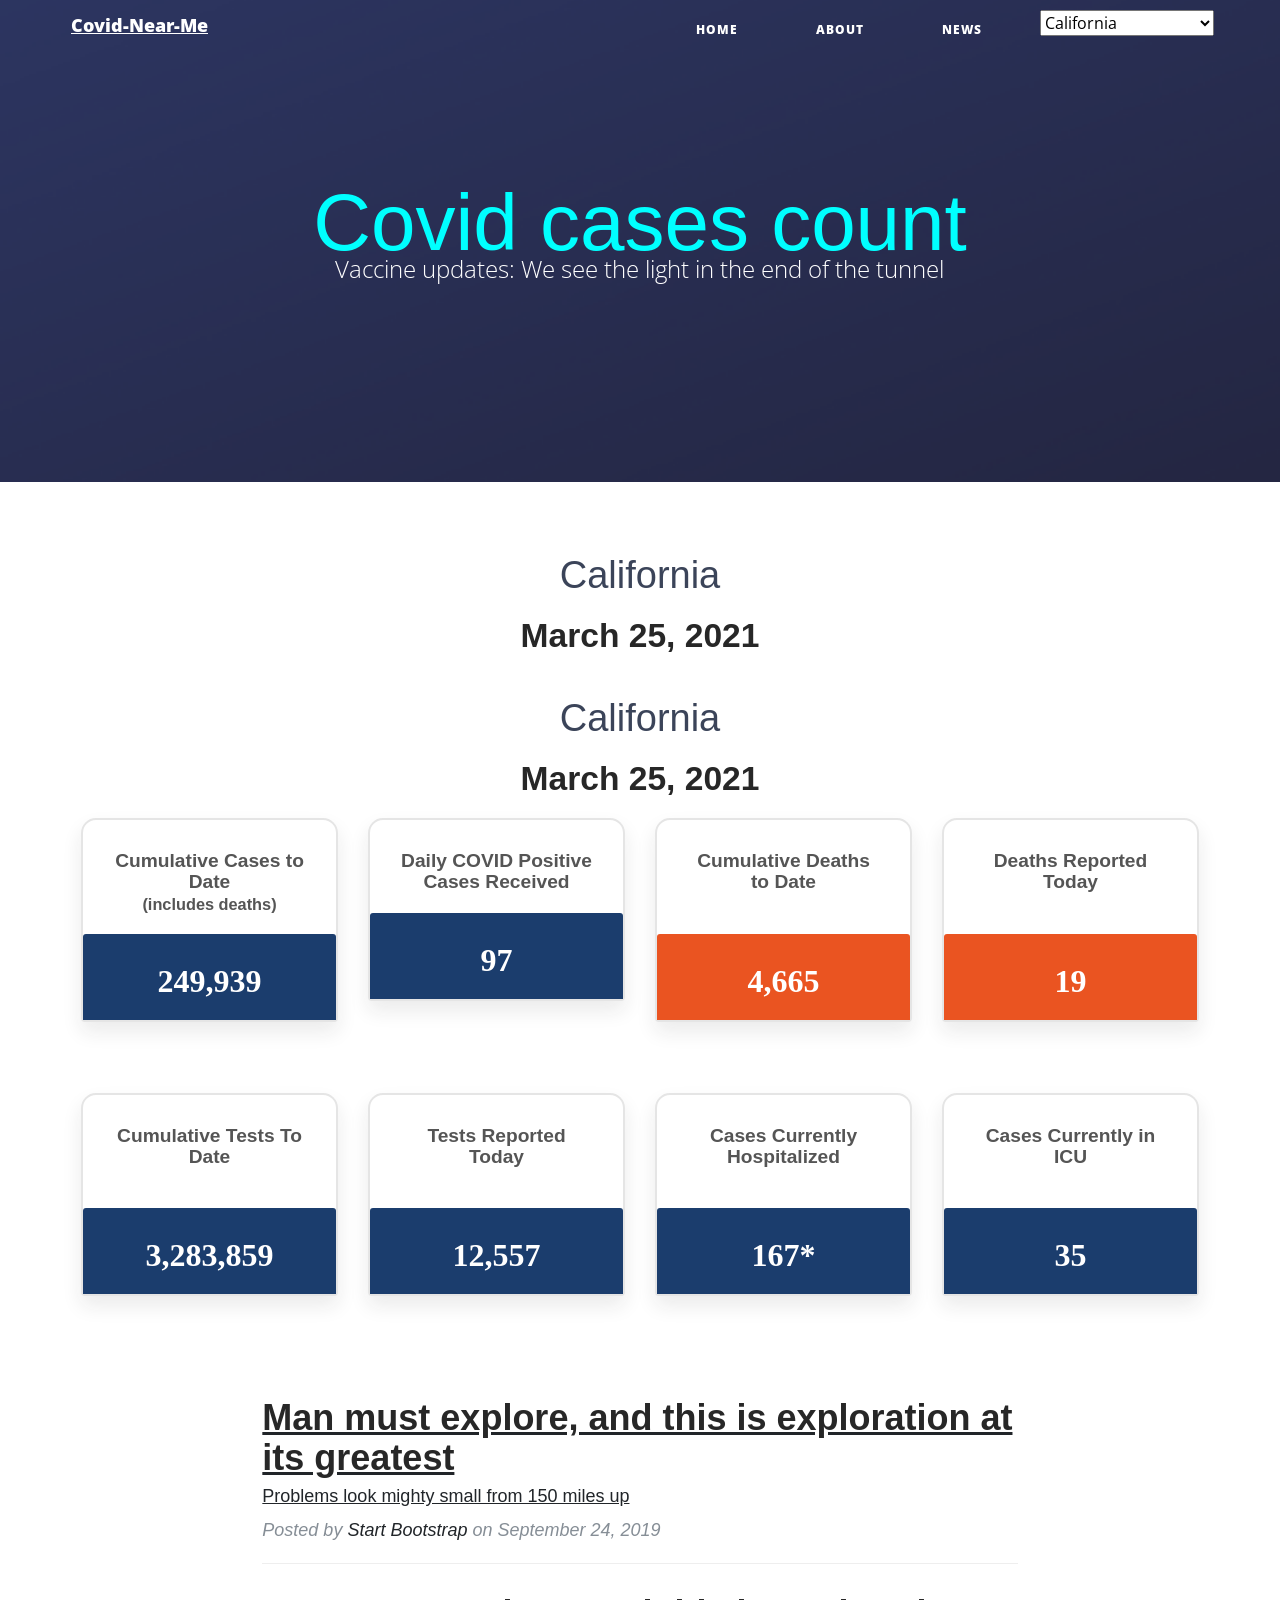
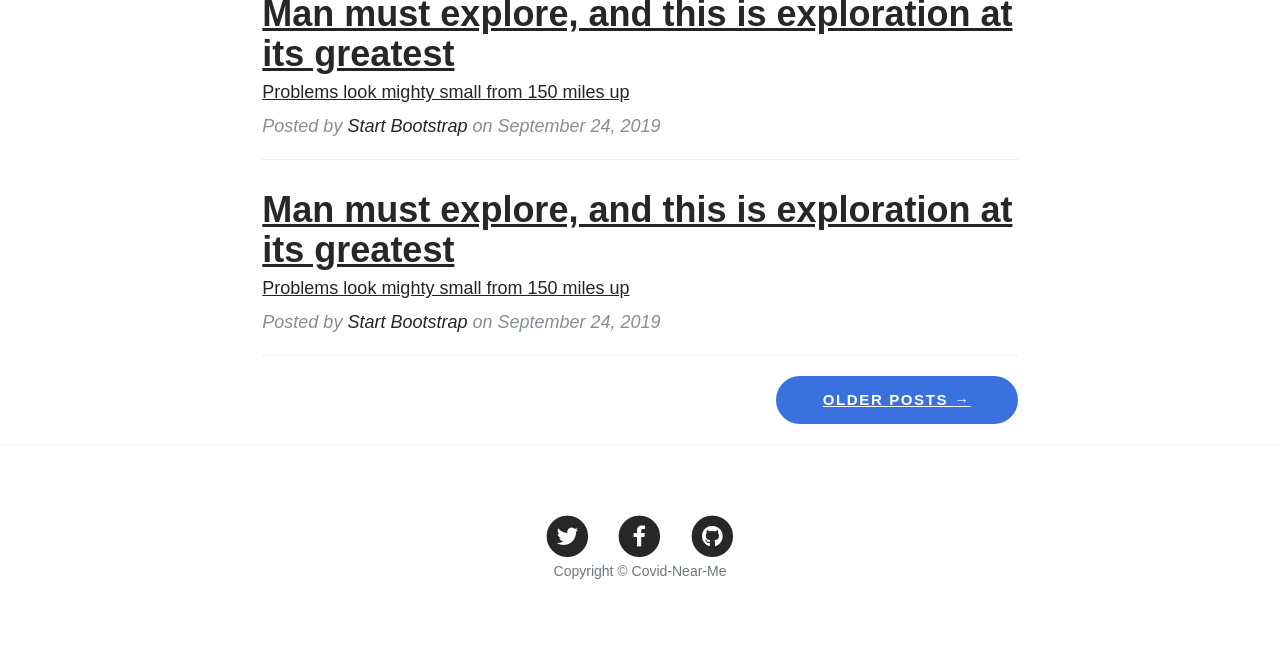
<file: front-end/startbootstrap-clean-blog-gh-pages/index.html>
<!DOCTYPE html>
<html lang="en">

<head>

  <meta charset="utf-8">
  <meta name="viewport" content="width=device-width, initial-scale=1, shrink-to-fit=no">
  <meta name="description" content="">
  <meta name="author" content="">

  <title>CNM - Covid Near Me</title>

  <!-- Bootstrap core CSS -->
  <link href="vendor/bootstrap/css/bootstrap.min.css" rel="stylesheet">

  <!-- Custom fonts for this template -->
  <link href="vendor/fontawesome-free/css/all.min.css" rel="stylesheet" type="text/css">
  <link href='https://fonts.googleapis.com/css?family=Lora:400,700,400italic,700italic' rel='stylesheet'
    type='text/css'>
  <link
    href='https://fonts.googleapis.com/css?family=Open+Sans:300italic,400italic,600italic,700italic,800italic,400,300,600,700,800'
    rel='stylesheet' type='text/css'>


  <link rel="stylesheet"
    href="https://occovid19.ochealthinfo.com/sites/virus/files/css/css_acRnhiNsMtgJjWDu31hCahFLNwsZxIcLGmCTqE_6IeY.css">

  <link rel="stylesheet"
    href="https://occovid19.ochealthinfo.com/sites/virus/files/css/css_q_Liv_vXYJNM10eap-FcLTFSJq6JW5LkJGTb4OFz46k.css">

  <!-- Custom styles for this template -->
  <link href="css/clean-blog.min.css" rel="stylesheet">

<link rel="stylesheet" href="css/main.css">
</head>

<body>

  <!-- Navigation -->
  <nav class="navbar navbar-expand-lg navbar-light fixed-top" id="mainNav">
    <div class="container">
      <a class="navbar-brand" href="index.html">Covid-Near-Me</a>
      <button class="navbar-toggler navbar-toggler-right" type="button" data-toggle="collapse" data-target="#navbarResponsive" aria-controls="navbarResponsive" aria-expanded="false" aria-label="Toggle navigation">
        Menu
        <i class="fas fa-bars"></i>
      </button>
      <div class="collapse navbar-collapse" id="navbarResponsive">
        <ul class="navbar-nav ml-auto">
          <li class="nav-item">
            <a class="nav-link" href="index.html">Home</a>
          </li>
          <li class="nav-item">
            <a class="nav-link" href="about.html">About</a>
          </li>
          <li class="nav-item">
            <a class="nav-link" href="#news">News</a>
          </li>
          <li class="nav-item" >
            <select class="form-select" data-selectItems-role="trigger">
              <option value="AL">Alabama</option>
              <option value="AK">Alaska</option>
              <option value="AZ">Arizona</option>
              <option value="AR">Arkansas</option>
              <option value="CA" selected>California</option>
              <option value="CO">Colorado</option>
              <option value="CT">Connecticut</option>
              <option value="DE">Delaware</option>
              <option value="DC">District Of Columbia</option>
              <option value="FL">Florida</option>
              <option value="GA">Georgia</option>
              <option value="HI">Hawaii</option>
              <option value="ID">Idaho</option>
              <option value="IL">Illinois</option>
              <option value="IN">Indiana</option>
              <option value="IA">Iowa</option>
              <option value="KS">Kansas</option>
              <option value="KY">Kentucky</option>
              <option value="LA">Louisiana</option>
              <option value="ME">Maine</option>
              <option value="MD">Maryland</option>
              <option value="MA">Massachusetts</option>
              <option value="MI">Michigan</option>
              <option value="MN">Minnesota</option>
              <option value="MS">Mississippi</option>
              <option value="MO">Missouri</option>
              <option value="MT">Montana</option>
              <option value="NE">Nebraska</option>
              <option value="NV">Nevada</option>
              <option value="NH">New Hampshire</option>
              <option value="NJ">New Jersey</option>
              <option value="NM">New Mexico</option>
              <option value="NY">New York</option>
              <option value="NC">North Carolina</option>
              <option value="ND">North Dakota</option>
              <option value="OH">Ohio</option>
              <option value="OK">Oklahoma</option>
              <option value="OR">Oregon</option>
              <option value="PA">Pennsylvania</option>
              <option value="RI">Rhode Island</option>
              <option value="SC">South Carolina</option>
              <option value="SD">South Dakota</option>
              <option value="TN">Tennessee</option>
              <option value="TX">Texas</option>
              <option value="UT">Utah</option>
              <option value="VT">Vermont</option>
              <option value="VA">Virginia</option>
              <option value="WA">Washington</option>
              <option value="WV">West Virginia</option>
              <option value="WI">Wisconsin</option>
              <option value="WY">Wyoming</option>
            </select>
          </li>
        </ul>
      </div>
    </div>
  </nav>

  <!-- Page Header -->
  <header class="masthead" style="background-image: url('img/Covid\ Near\ Me.png')">
    <div class="overlay"></div>
    <div class="container">
      <div class="row">
        <div class="col-lg-8 col-md-10 mx-auto">
          <div class="site-heading">
            <h1 style="color: aqua;">Covid cases count</h1>
            <span class="subheading">Vaccine updates: We see the light in the end of the tunnel </span>
          </div>
        </div>
      </div>
    </div>
  </header>

  <section>

    <div class="container">
      <div style="margin: 0 auto 20px; text-align: center">
        <h1>California</h1>
        <h2>March 25, 2021</h2>
      </div>

  <div class="container">
    <div style="margin: 0 auto 20px; text-align: center">
      <h1 data-state-role=target>California</h1>
      <h2 data-date-role=today>March 25, 2021</h2>
    </div>
    
      <div class="row text-center" style="margin-left: 0; margin-right: 0;">
		<div class="row">
			<div class="col-md-3 col-xs-12">
				<div class="panel panel-primary casecount-panels">
					<div class="panel-body text-center no-padding">
						<h2 class="count-h2-title">Cumulative Cases to Date<br>
							<span class="count-h2-span">(includes deaths)</span>
						</h2>

						<div class="panel-heading casecount-total">
							<h3 class="casecount-panel-title" data-panel-role="cumulative-cases">249,939</h3>
						</div>
					</div>
				</div>

				<!-- <p style="font-style: italic; color: #636466;">4,711&nbsp;SNF residents, 2,314&nbsp;OC jail inmates, and
					916 Persons Experiencing Homelessness</p> -->
			</div>

			<div class="col-md-3 col-xs-12">
				<div class="panel panel-primary casecount-panels">
					<div class="panel-body text-center no-padding">
						<h2 class="count-h2-title">Daily COVID Positive Cases Received</h2>

						<div class="panel-heading casecount-total">
							<h3 class="casecount-panel-title" data-panel-role="daily-positive-cases">97</h3>
						</div>
					</div>
				</div>

				<p style="font-style: italic; color: #636466;">&nbsp;</p>
			</div>

			<div class="col-md-3 col-xs-12">
				<div class="panel panel-primary casecount-panels">
					<div class="panel-body text-center no-padding">
						<h2 class="count-h2-title">Cumulative Deaths to Date<br>
							&nbsp;</h2>

						<div class="panel-heading casecount-total casecount-orange">
							<h3 class="casecount-panel-title" data-panel-role="cumulative-deaths">4,665</h3>
						</div>
					</div>
				</div>

				<!-- <p style="font-style: italic; color: #636466;">Includes 1,037&nbsp;SNF residents, 511 ALF residents, 1
					OC jail inmates, and 11&nbsp;Persons Experiencing Homelessness</p> -->
			</div>

			<div class="col-md-3 col-xs-12">
				<div class="panel panel-primary casecount-panels">
					<div class="panel-body text-center no-padding">
						<h2 class="count-h2-title">Deaths Reported Today<br>
							&nbsp;</h2>

						<div class="panel-heading casecount-total casecount-orange">
							<h3 class="casecount-panel-title" data-panel-role="deaths-today">19</h3>
						</div>
					</div>
				</div>

				<!-- <p style="font-style: italic; color: #636466;">0 skilled nursing facility residents,<br>
					0 skilled nursing facility staff,<br>
					0&nbsp;assisted living facility residents,<br>
					0&nbsp;OC Jail inmates,<br>
					0&nbsp;Persons Experiencing Homelessness,<br>
					19 residents (not living in a facility)</p> -->
			</div>
		</div>

		<p>&nbsp;</p>

		<div class="row">
			<div class="col-md-3 col-xs-12">
				<div class="panel panel-primary casecount-panels">
					<div class="panel-body text-center no-padding">
						<h2 class="count-h2-title">Cumulative Tests To Date<br>
							&nbsp;</h2>

						<div class="panel-heading casecount-total">
							<h3 class="casecount-panel-title" data-panel-role="cumulative-tests">3,283,859</h3>
						</div>
					</div>
				</div>

				<!-- <p style="font-style: italic; color: #636466;">&nbsp;</p> -->
			</div>

			<div class="col-md-3 col-xs-12">
				<div class="panel panel-primary casecount-panels">
					<div class="panel-body text-center no-padding">
						<h2 class="count-h2-title">Tests Reported Today<br>
							&nbsp;</h2>

						<div class="panel-heading casecount-total">
							<h3 class="casecount-panel-title" data-panel-role="tests-today">12,557</h3>
						</div>
					</div>
				</div>

				<p style="font-style: italic; color: #636466;">&nbsp;</p>
			</div>

			<div class="col-md-3 col-xs-12">
				<div class="panel panel-primary casecount-panels">
					<div class="panel-body text-center no-padding">
						<h2 class="count-h2-title" >Cases Currently Hospitalized<br>
							&nbsp;</h2>

						<div class="panel-heading casecount-total">
							<h3 class="casecount-panel-title" data-panel-role="cases-hospitalized">167*</h3>
						</div>
					</div>
				</div>

				<!-- <p style="font-style: italic; color: #636466;">*Includes ICU cases</p> -->
			</div>

			<div class="col-md-3 col-xs-12">
				<div class="panel panel-primary casecount-panels">
					<div class="panel-body text-center no-padding">
						<h2 class="count-h2-title">Cases Currently in ICU<br>
							&nbsp;</h2>

						<div class="panel-heading casecount-total">
							<h3 class="casecount-panel-title" data-panel-role="cases-ICU">35</h3>
						</div>
					</div>
				</div>

				<!-- <p style="font-style: italic; color: #636466;">ICU - Intensive Care Units</p> -->
			</div>
		</div>

		<p>&nbsp;</p>

	</div>
  </div>

  </section>

  <!-- Main Content -->
  <div class="container" id="news">
    <div class="row">
      <div class="col-lg-8 col-md-10 mx-auto">
        <div class="post-preview" data-post-role="frame">
          <a href="post.html">
            <h2 class="post-title" data-post-role="title">
              Man must explore, and this is exploration at its greatest
            </h2>
            <h3 class="post-subtitle" data-post-role="content">
              Problems look mighty small from 150 miles up
            </h3>
          </a>
          <p class="post-meta" data-post-role="author">Posted by
            <a href="#">Start Bootstrap</a>
            on September 24, 2019</p>
        </div>
        <hr>
        <div class="post-preview" data-post-role="frame">
          <a href="post.html">
            <h2 class="post-title" data-post-role="title">
              Man must explore, and this is exploration at its greatest
            </h2>
            <h3 class="post-subtitle" data-post-role="content">
              Problems look mighty small from 150 miles up
            </h3>
          </a>
          <p class="post-meta" data-post-role="author">Posted by
            <a href="#">Start Bootstrap</a>
            on September 24, 2019</p>
        </div>
        <hr>
        <div class="post-preview" data-post-role="frame">
          <a href="post.html">
            <h2 class="post-title" data-post-role="title">
              Man must explore, and this is exploration at its greatest
            </h2>
            <h3 class="post-subtitle" data-post-role="content">
              Problems look mighty small from 150 miles up
            </h3>
          </a>
          <p class="post-meta" data-post-role="author">Posted by
            <a href="#">Start Bootstrap</a>
            on September 24, 2019</p>
        </div>
        <hr>
    
        
        <!-- Pager -->
        <div class="clearfix">
          <a class="btn btn-primary float-right" href="#">Older Posts &rarr;</a>
        </div>
      </div>
    </div>
  </div>

  <hr>

  <!-- Footer -->
  <footer>
    <div class="container">
      <div class="row">
        <div class="col-lg-8 col-md-10 mx-auto">
          <ul class="list-inline text-center">
            <li class="list-inline-item">
              <a href="#">
                <span class="fa-stack fa-lg">
                  <i class="fas fa-circle fa-stack-2x"></i>
                  <i class="fab fa-twitter fa-stack-1x fa-inverse"></i>
                </span>
              </a>
            </li>
            <li class="list-inline-item">
              <a href="#">
                <span class="fa-stack fa-lg">
                  <i class="fas fa-circle fa-stack-2x"></i>
                  <i class="fab fa-facebook-f fa-stack-1x fa-inverse"></i>
                </span>
              </a>
            </li>
            <li class="list-inline-item">
              <a href="#">
                <span class="fa-stack fa-lg">
                  <i class="fas fa-circle fa-stack-2x"></i>
                  <i class="fab fa-github fa-stack-1x fa-inverse"></i>
                </span>
              </a>
            </li>
          </ul>
          <p class="copyright text-muted">Copyright &copy; Covid-Near-Me</p>
        </div>
      </div>
    </div>
  </footer>

  <!-- Bootstrap core JavaScript -->
  <script src="vendor/jquery/jquery.min.js"></script>
  <script src="vendor/bootstrap/js/bootstrap.bundle.min.js"></script>

  <!-- Custom scripts for this template -->
  <script src="js/clean-blog.min.js"></script>

  <!-- Custom scripts to fetch data -->
  <script src="js/index.js"></script>

</body>

</html>
</file>
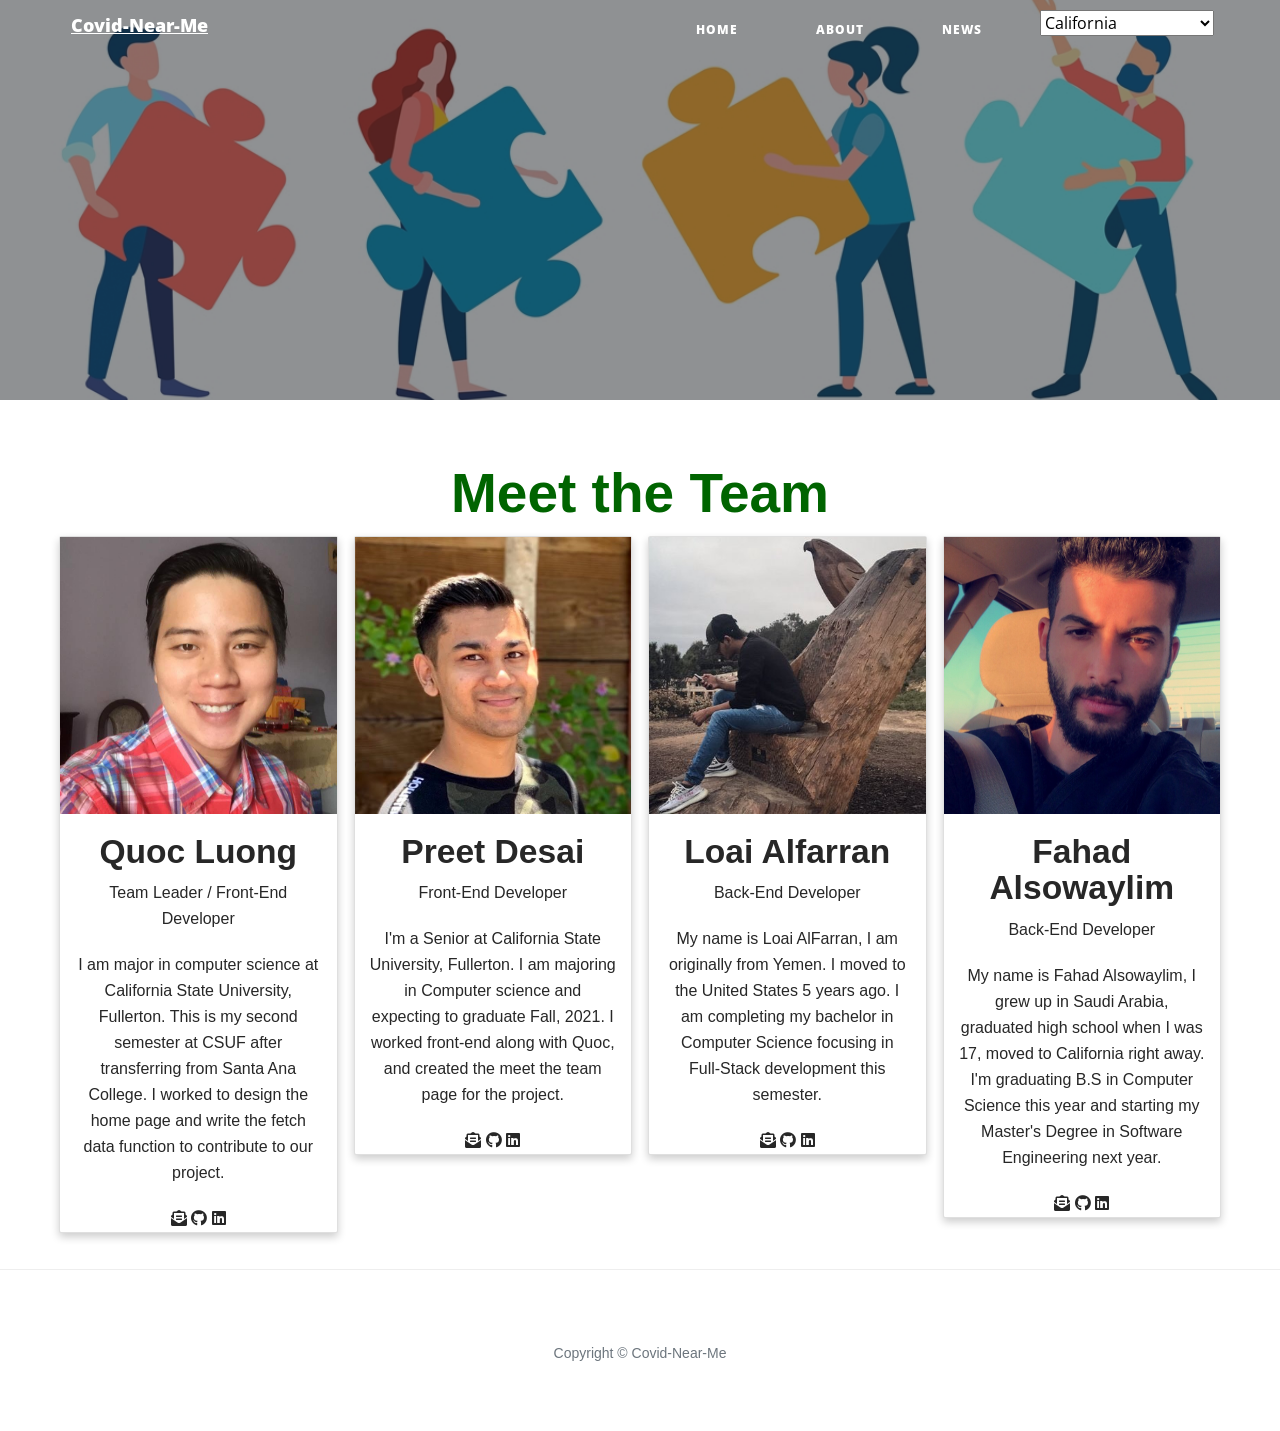
<file: front-end/startbootstrap-clean-blog-gh-pages/about.html>
<!DOCTYPE html>
<html lang="en">

<head>

  <meta charset="utf-8">
  <meta name="viewport" content="width=device-width, initial-scale=1, shrink-to-fit=no">
  <meta name="description" content="">
  <meta name="author" content="">

  <title>CNM - Meet the Team</title>

  <!-- Bootstrap core CSS -->
  <link href="vendor/bootstrap/css/bootstrap.min.css" rel="stylesheet">

  <!-- Custom fonts for this template -->
  <link href="vendor/fontawesome-free/css/all.min.css" rel="stylesheet" type="text/css">
  <link href='https://fonts.googleapis.com/css?family=Lora:400,700,400italic,700italic' rel='stylesheet'
    type='text/css'>
  <link
    href='https://fonts.googleapis.com/css?family=Open+Sans:300italic,400italic,600italic,700italic,800italic,400,300,600,700,800'
    rel='stylesheet' type='text/css'>

  <!-- Custom styles for this template -->
  <link href="css/clean-blog.min.css" rel="stylesheet">

</head>

<body>

  <!-- Navigation -->
  <nav class="navbar navbar-expand-lg navbar-light fixed-top" id="mainNav">
    <div class="container">
      <a class="navbar-brand" href="index.html">Covid-Near-Me</a>
      <button class="navbar-toggler navbar-toggler-right" type="button" data-toggle="collapse" data-target="#navbarResponsive" aria-controls="navbarResponsive" aria-expanded="false" aria-label="Toggle navigation">
        Menu
        <i class="fas fa-bars"></i>
      </button>
      <div class="collapse navbar-collapse" id="navbarResponsive">
        <ul class="navbar-nav ml-auto">
          <li class="nav-item">
            <a class="nav-link" href="index.html">Home</a>
          </li>
          <li class="nav-item">
            <a class="nav-link" href="about.html">About</a>
          </li>
          <li class="nav-item">
            <a class="nav-link" href="#news">News</a>
          </li>
          <li class="nav-item" >
            <select class="form-select" data-selectItems-role="trigger">
              <option value="AL">Alabama</option>
              <option value="AK">Alaska</option>
              <option value="AZ">Arizona</option>
              <option value="AR">Arkansas</option>
              <option value="CA" selected>California</option>
              <option value="CO">Colorado</option>
              <option value="CT">Connecticut</option>
              <option value="DE">Delaware</option>
              <option value="DC">District Of Columbia</option>
              <option value="FL">Florida</option>
              <option value="GA">Georgia</option>
              <option value="HI">Hawaii</option>
              <option value="ID">Idaho</option>
              <option value="IL">Illinois</option>
              <option value="IN">Indiana</option>
              <option value="IA">Iowa</option>
              <option value="KS">Kansas</option>
              <option value="KY">Kentucky</option>
              <option value="LA">Louisiana</option>
              <option value="ME">Maine</option>
              <option value="MD">Maryland</option>
              <option value="MA">Massachusetts</option>
              <option value="MI">Michigan</option>
              <option value="MN">Minnesota</option>
              <option value="MS">Mississippi</option>
              <option value="MO">Missouri</option>
              <option value="MT">Montana</option>
              <option value="NE">Nebraska</option>
              <option value="NV">Nevada</option>
              <option value="NH">New Hampshire</option>
              <option value="NJ">New Jersey</option>
              <option value="NM">New Mexico</option>
              <option value="NY">New York</option>
              <option value="NC">North Carolina</option>
              <option value="ND">North Dakota</option>
              <option value="OH">Ohio</option>
              <option value="OK">Oklahoma</option>
              <option value="OR">Oregon</option>
              <option value="PA">Pennsylvania</option>
              <option value="RI">Rhode Island</option>
              <option value="SC">South Carolina</option>
              <option value="SD">South Dakota</option>
              <option value="TN">Tennessee</option>
              <option value="TX">Texas</option>
              <option value="UT">Utah</option>
              <option value="VT">Vermont</option>
              <option value="VA">Virginia</option>
              <option value="WA">Washington</option>
              <option value="WV">West Virginia</option>
              <option value="WI">Wisconsin</option>
              <option value="WY">Wyoming</option>
            </select>				
                            </li>
        </ul>
      </div>
    </div>
  </nav>

  <!-- Page Header -->
  <header class="masthead" style="background-image: url('img/Team.jpg')">
    <div class="overlay"></div>
    <div class="container">
      <div class="row">
        <div class="col-lg-8 col-md-10 mx-auto">
          <div class="page-heading">
          </div>
        </div>
      </div>
    </div>
  </header>

  <div class="container">
    <div style="margin: 0 auto 20px; text-align: center">
      <h1 style="color:darkgreen; font-size: 55px; font-weight: bold">Meet the Team</h1>
    </div>
  </div>

  <!-- Main Content -->
  <div class="container">
    <div class="row">
      <div class="column">
        <div class="card">
          <img src="img/QuocProfile" class="profile-image" alt="Quoc">
          <div class="container">
            <h2>Quoc Luong</h2>
            <p>Team Leader / Front-End Developer</p>
            <p>I am major in computer science at California State University, Fullerton.
              This is my second semester at CSUF after transferring from Santa Ana College.
              I worked to design the home page and write the fetch data function to contribute to our project.</p>
            <a href="mailto:"><i class="fas fa-envelope-open-text"></i></a>
            <a href="https://github.com/quocluong32/"><i class="fab fa-github"></i></a>
            <a href="https://www.linkedin.com/in/"><i class="fab fa-linkedin"></i></a>
          </div>
        </div>
      </div>
      <div class="column">
        <div class="card">
          <img src="img/PreetProfile.jpg" class="profile-image" alt="Preet">
          <div class="container">
            <h2>Preet Desai</h2>
            <p>Front-End Developer</p>
            <p>I'm a Senior at California State University, Fullerton. I am majoring in Computer science and expecting
              to graduate Fall, 2021.
              I worked front-end along with Quoc, and created the meet the team page for the project.
            </p>
            <a href="mailto:preetdesai025@outlook.com"><i class="fas fa-envelope-open-text"></i></a>
            <a href="https://github.com/preetdesai025"><i class="fab fa-github"></i></a>
            <a href="https://www.linkedin.com/in/pd13/"><i class="fab fa-linkedin"></i></a>
          </div>
        </div>
      </div>
      <div class="column">
        <div class="card">
          <img src="img/LoaiProfile.jpg" class="profile-image" alt="Loai">
          <div class="container">
            <h2>Loai Alfarran</h2>
            <p>Back-End Developer</p>
            <p>My name is Loai AlFarran, I am originally from Yemen. I moved to the United States 5 years ago. 
              I am completing my bachelor in Computer Science focusing in Full-Stack development this semester.</p>
            <a href="mailto:"><i class="fas fa-envelope-open-text"></i></a>
            <a href="https://github.com/loayei"><i class="fab fa-github"></i></a>
            <a href="https://www.linkedin.com/in/"><i class="fab fa-linkedin"></i></a>
          </div>
        </div>
      </div>
      <div class="column">
        <div class="card">
          <img src="img/fs_picture.png" class="profile-image" alt="Fahad">
          <div class="container">
            <h2>Fahad Alsowaylim</h2>
            <p>Back-End Developer</p>
            <p>My name is Fahad Alsowaylim, I grew up in Saudi Arabia,
              graduated high school when I was 17, moved to California right away.
              I'm graduating B.S in Computer Science this year and starting
              my Master's Degree in Software Engineering next year.</p>
            <a href="mailto:"><i class="fas fa-envelope-open-text"></i></a>
            <a href="https://github.com/fss88/"><i class="fab fa-github"></i></a>
            <a href="https://www.linkedin.com/in/"><i class="fab fa-linkedin"></i></a>
          </div>
        </div>
      </div>
    </div>
  </div>

  <hr>

  <!-- Footer -->
  <footer>
    <div class="container">
      <div class="row">
        <div class="col-lg-8 col-md-10 mx-auto">
          <p class="copyright text-muted">Copyright &copy; Covid-Near-Me</p>
        </div>
      </div>
    </div>
  </footer>

  <!-- Bootstrap core JavaScript -->
  <script src="vendor/jquery/jquery.min.js"></script>
  <script src="vendor/bootstrap/js/bootstrap.bundle.min.js"></script>

  <!-- Custom scripts for this template -->
  <script src="js/clean-blog.min.js"></script>

</body>

</html>
</file>
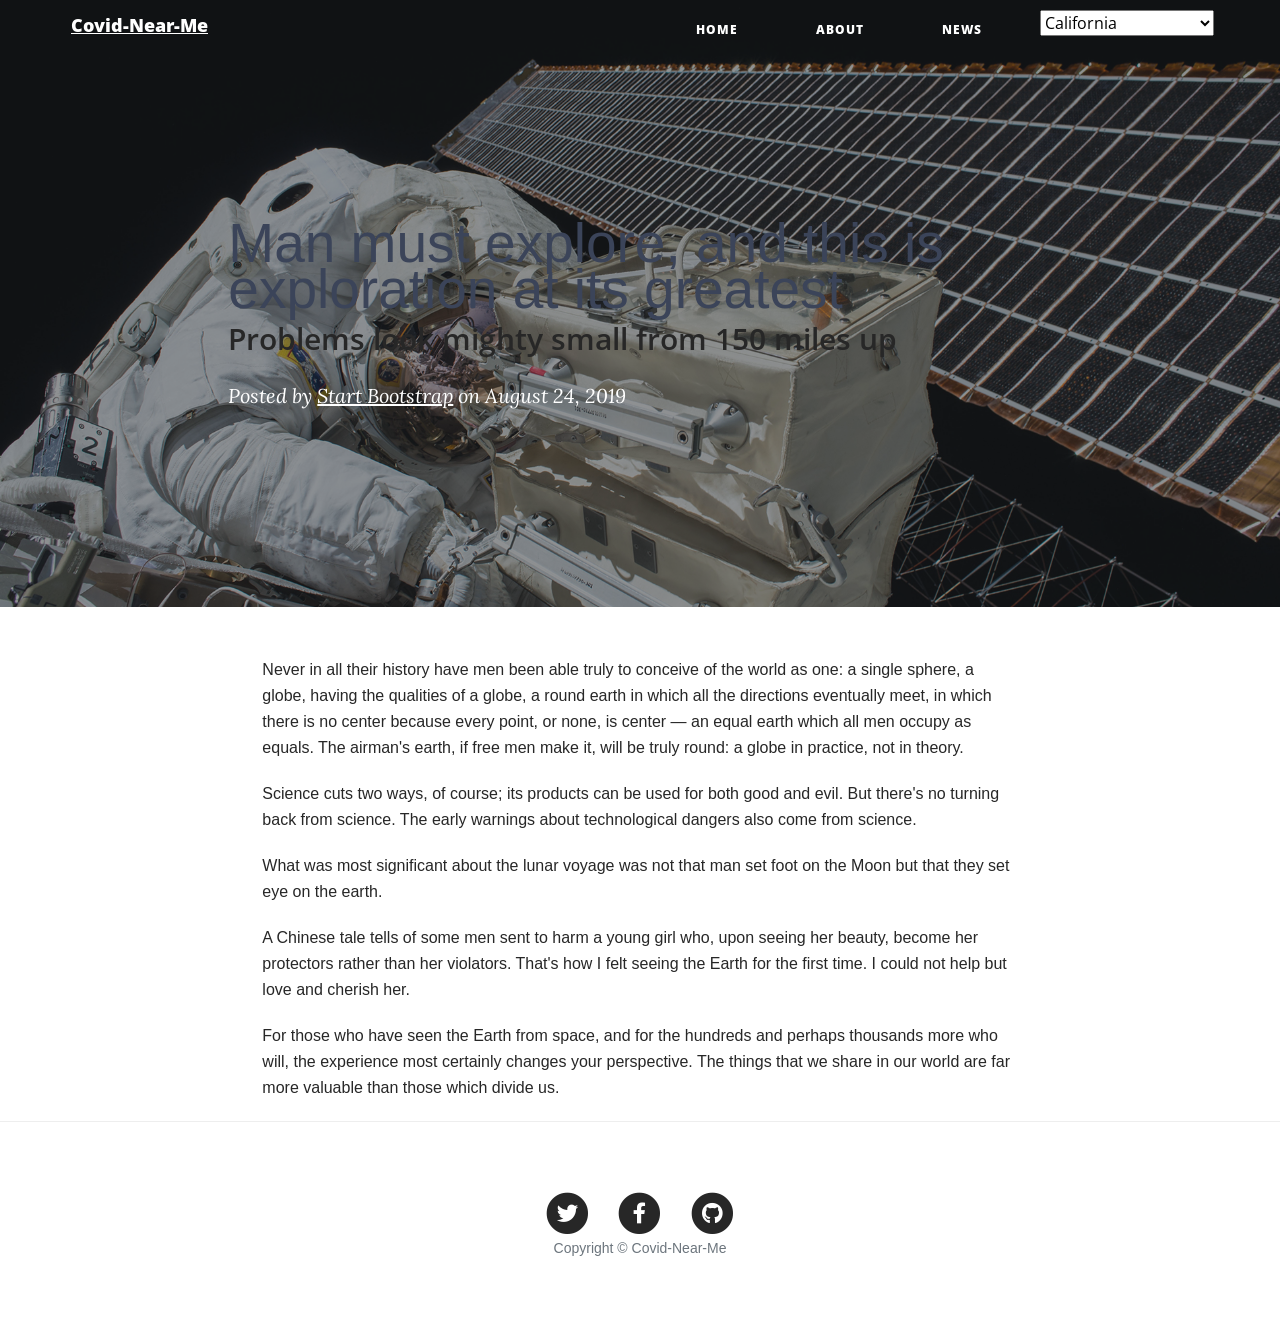
<file: front-end/startbootstrap-clean-blog-gh-pages/post.html>
<!DOCTYPE html>
<html lang="en">

<head>

  <meta charset="utf-8">
  <meta name="viewport" content="width=device-width, initial-scale=1, shrink-to-fit=no">
  <meta name="description" content="">
  <meta name="author" content="">

  <title>Covid-Near-Me</title>

  <!-- Bootstrap core CSS -->
  <link href="vendor/bootstrap/css/bootstrap.min.css" rel="stylesheet">

  <!-- Custom fonts for this template -->
  <link href="vendor/fontawesome-free/css/all.min.css" rel="stylesheet" type="text/css">
  <link href='https://fonts.googleapis.com/css?family=Lora:400,700,400italic,700italic' rel='stylesheet' type='text/css'>
  <link href='https://fonts.googleapis.com/css?family=Open+Sans:300italic,400italic,600italic,700italic,800italic,400,300,600,700,800' rel='stylesheet' type='text/css'>

  <!-- Custom styles for this template -->
  <link href="css/clean-blog.min.css" rel="stylesheet">

</head>

<body>

  <!-- Navigation -->
  <nav class="navbar navbar-expand-lg navbar-light fixed-top" id="mainNav">
    <div class="container">
      <a class="navbar-brand" href="index.html">Covid-Near-Me</a>
      <button class="navbar-toggler navbar-toggler-right" type="button" data-toggle="collapse" data-target="#navbarResponsive" aria-controls="navbarResponsive" aria-expanded="false" aria-label="Toggle navigation">
        Menu
        <i class="fas fa-bars"></i>
      </button>
      <div class="collapse navbar-collapse" id="navbarResponsive">
        <ul class="navbar-nav ml-auto">
          <li class="nav-item">
            <a class="nav-link" href="index.html">Home</a>
          </li>
          <li class="nav-item">
            <a class="nav-link" href="about.html">About</a>
          </li>
          <li class="nav-item">
            <a class="nav-link" href="#news">News</a>
          </li>
          <li class="nav-item" >
            <select class="form-select" data-selectItems-role="trigger">
              <option value="AL">Alabama</option>
              <option value="AK">Alaska</option>
              <option value="AZ">Arizona</option>
              <option value="AR">Arkansas</option>
              <option value="CA" selected>California</option>
              <option value="CO">Colorado</option>
              <option value="CT">Connecticut</option>
              <option value="DE">Delaware</option>
              <option value="DC">District Of Columbia</option>
              <option value="FL">Florida</option>
              <option value="GA">Georgia</option>
              <option value="HI">Hawaii</option>
              <option value="ID">Idaho</option>
              <option value="IL">Illinois</option>
              <option value="IN">Indiana</option>
              <option value="IA">Iowa</option>
              <option value="KS">Kansas</option>
              <option value="KY">Kentucky</option>
              <option value="LA">Louisiana</option>
              <option value="ME">Maine</option>
              <option value="MD">Maryland</option>
              <option value="MA">Massachusetts</option>
              <option value="MI">Michigan</option>
              <option value="MN">Minnesota</option>
              <option value="MS">Mississippi</option>
              <option value="MO">Missouri</option>
              <option value="MT">Montana</option>
              <option value="NE">Nebraska</option>
              <option value="NV">Nevada</option>
              <option value="NH">New Hampshire</option>
              <option value="NJ">New Jersey</option>
              <option value="NM">New Mexico</option>
              <option value="NY">New York</option>
              <option value="NC">North Carolina</option>
              <option value="ND">North Dakota</option>
              <option value="OH">Ohio</option>
              <option value="OK">Oklahoma</option>
              <option value="OR">Oregon</option>
              <option value="PA">Pennsylvania</option>
              <option value="RI">Rhode Island</option>
              <option value="SC">South Carolina</option>
              <option value="SD">South Dakota</option>
              <option value="TN">Tennessee</option>
              <option value="TX">Texas</option>
              <option value="UT">Utah</option>
              <option value="VT">Vermont</option>
              <option value="VA">Virginia</option>
              <option value="WA">Washington</option>
              <option value="WV">West Virginia</option>
              <option value="WI">Wisconsin</option>
              <option value="WY">Wyoming</option>
            </select>				
                            </li>
        </ul>
      </div>
    </div>
  </nav>

  <!-- Page Header -->
  <header class="masthead" style="background-image: url('img/post-bg.jpg')">
    <div class="overlay"></div>
    <div class="container">
      <div class="row">
        <div class="col-lg-8 col-md-10 mx-auto">
          <div class="post-heading" data-post-role="title">
            <h1>Man must explore, and this is exploration at its greatest</h1>
            <h2 class="subheading">Problems look mighty small from 150 miles up</h2>
            <span class="meta" data-post-role="author">Posted by
              <a href="#">Start Bootstrap</a>
              on August 24, 2019</span>
          </div>
        </div>
      </div>
    </div>
  </header>

  <!-- Post Content -->
  <article>
    <div class="container">
      <div class="row">
        <div class="col-lg-8 col-md-10 mx-auto" data-post-role="content">
          <p>Never in all their history have men been able truly to conceive of the world as one: a single sphere, a globe, having the qualities of a globe, a round earth in which all the directions eventually meet, in which there is no center because every point, or none, is center — an equal earth which all men occupy as equals. The airman's earth, if free men make it, will be truly round: a globe in practice, not in theory.</p>

          <p>Science cuts two ways, of course; its products can be used for both good and evil. But there's no turning back from science. The early warnings about technological dangers also come from science.</p>

          <p>What was most significant about the lunar voyage was not that man set foot on the Moon but that they set eye on the earth.</p>

          <p>A Chinese tale tells of some men sent to harm a young girl who, upon seeing her beauty, become her protectors rather than her violators. That's how I felt seeing the Earth for the first time. I could not help but love and cherish her.</p>

          <p>For those who have seen the Earth from space, and for the hundreds and perhaps thousands more who will, the experience most certainly changes your perspective. The things that we share in our world are far more valuable than those which divide us.</p>

          
        </div>
      </div>
    </div>
  </article>

  <hr>

  <!-- Footer -->
  <footer>
    <div class="container">
      <div class="row">
        <div class="col-lg-8 col-md-10 mx-auto">
          <ul class="list-inline text-center">
            <li class="list-inline-item">
              <a href="#">
                <span class="fa-stack fa-lg">
                  <i class="fas fa-circle fa-stack-2x"></i>
                  <i class="fab fa-twitter fa-stack-1x fa-inverse"></i>
                </span>
              </a>
            </li>
            <li class="list-inline-item">
              <a href="#">
                <span class="fa-stack fa-lg">
                  <i class="fas fa-circle fa-stack-2x"></i>
                  <i class="fab fa-facebook-f fa-stack-1x fa-inverse"></i>
                </span>
              </a>
            </li>
            <li class="list-inline-item">
              <a href="#">
                <span class="fa-stack fa-lg">
                  <i class="fas fa-circle fa-stack-2x"></i>
                  <i class="fab fa-github fa-stack-1x fa-inverse"></i>
                </span>
              </a>
            </li>
          </ul>
          <p class="copyright text-muted">Copyright &copy; Covid-Near-Me</p>
        </div>
      </div>
    </div>
  </footer>

  <!-- Bootstrap core JavaScript -->
  <script src="vendor/jquery/jquery.min.js"></script>
  <script src="vendor/bootstrap/js/bootstrap.bundle.min.js"></script>

  <!-- Custom scripts for this template -->
  <script src="js/clean-blog.min.js"></script>

</body>

</html>
</file>
<file: front-end/startbootstrap-clean-blog-gh-pages/css/main.css>
.casecount-total {
    color: #ffffff;
    background-color: #1b3d6d;
    border-color: #1b3d6d;
}

.no-padding {
    padding: 0 !important;
}

.casecount-panels {
    padding: 0 !important;
    border-top-left-radius: 15px !important;
    border-top-right-radius: 15px !important;
    background-color: #fff !important;
    box-shadow: 0 10px 20px 0 rgb(29 29 32 /9%) !important;
    border: 2px solid #e5e5e5;

}

.count-h2-title {
    font-weight: 600;
    font-size: 1.2em;
    color: #555555;
    padding: 10px 30px 10px 30px;

}

.count-h2-span {
    font-weight: 600;
    font-size: .85em;
    color: #555555;
}

.casecount-panel-title {
    font-size: 2em !important;
    font-weight: 600;
    font-family: san-serif;
}

.casecount-orange {
    background-color: #ea5421;
    border-color: #ea5421;
}
</file>
